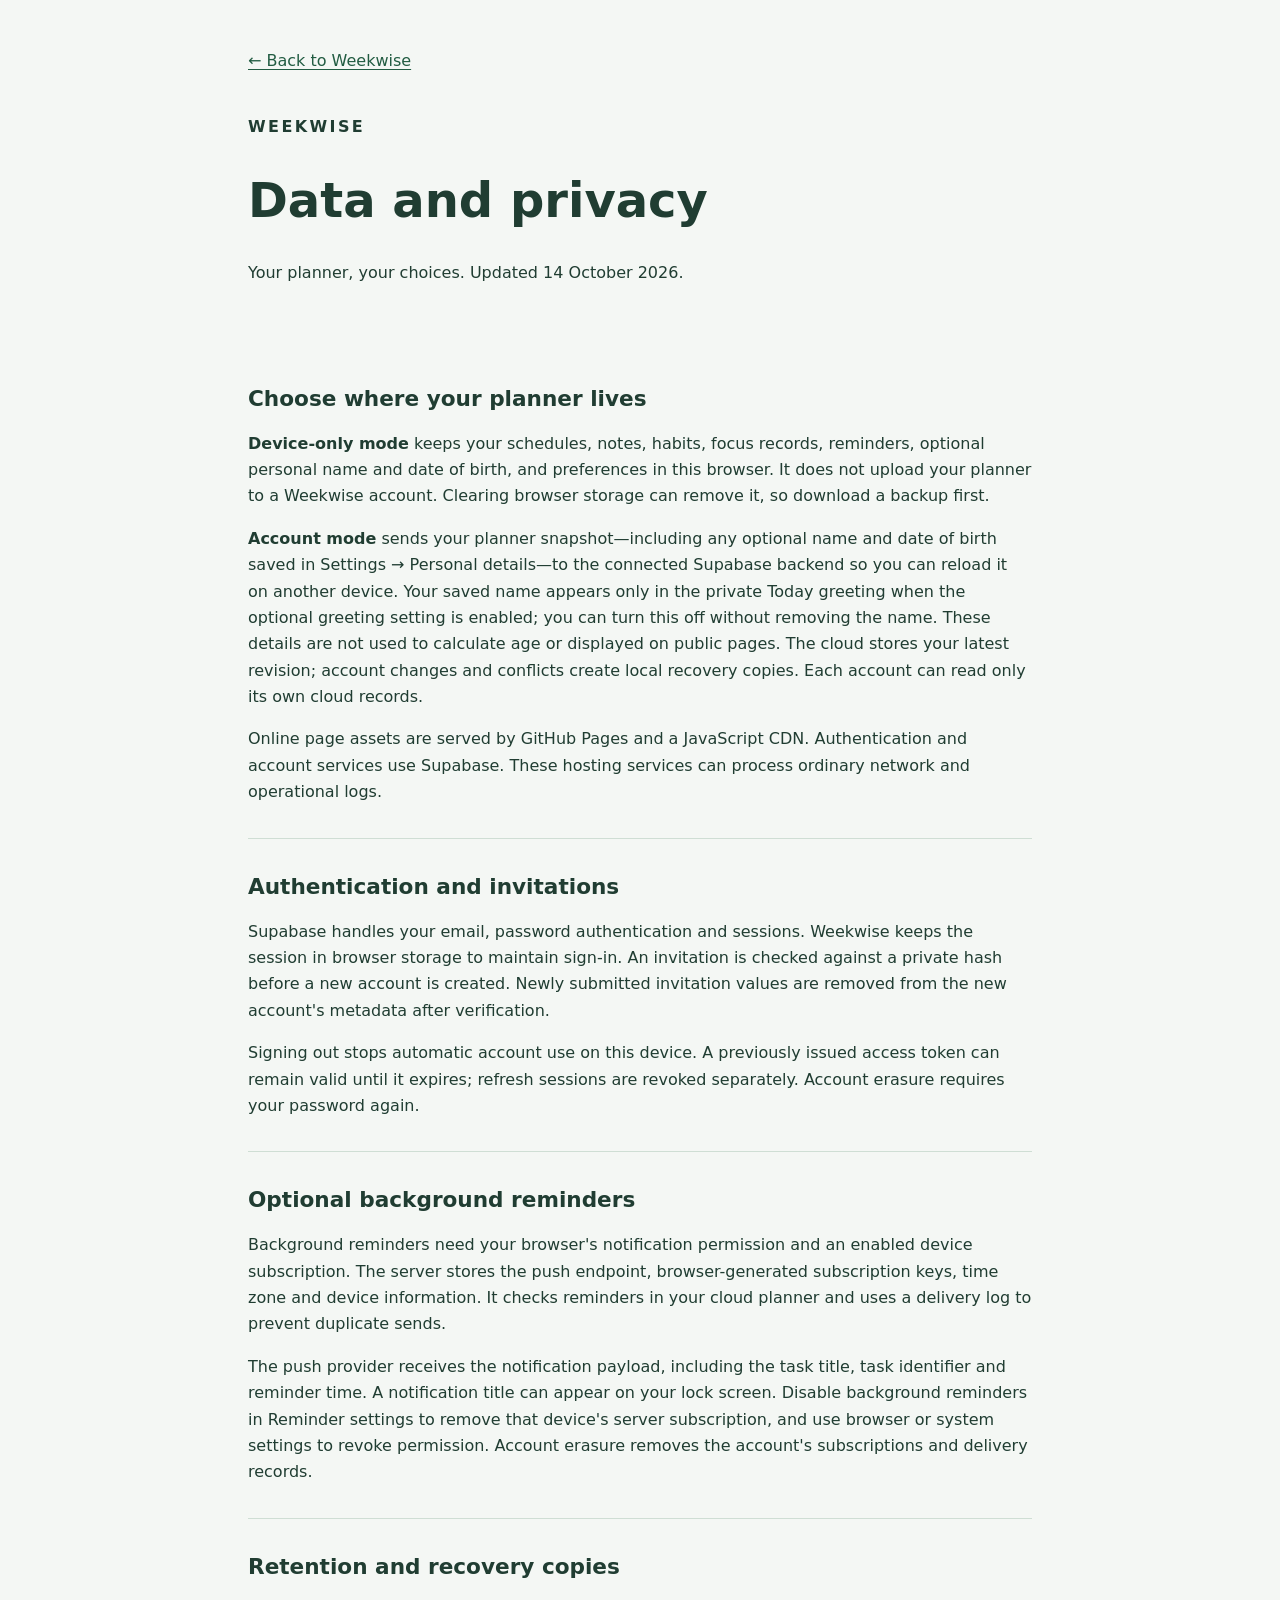
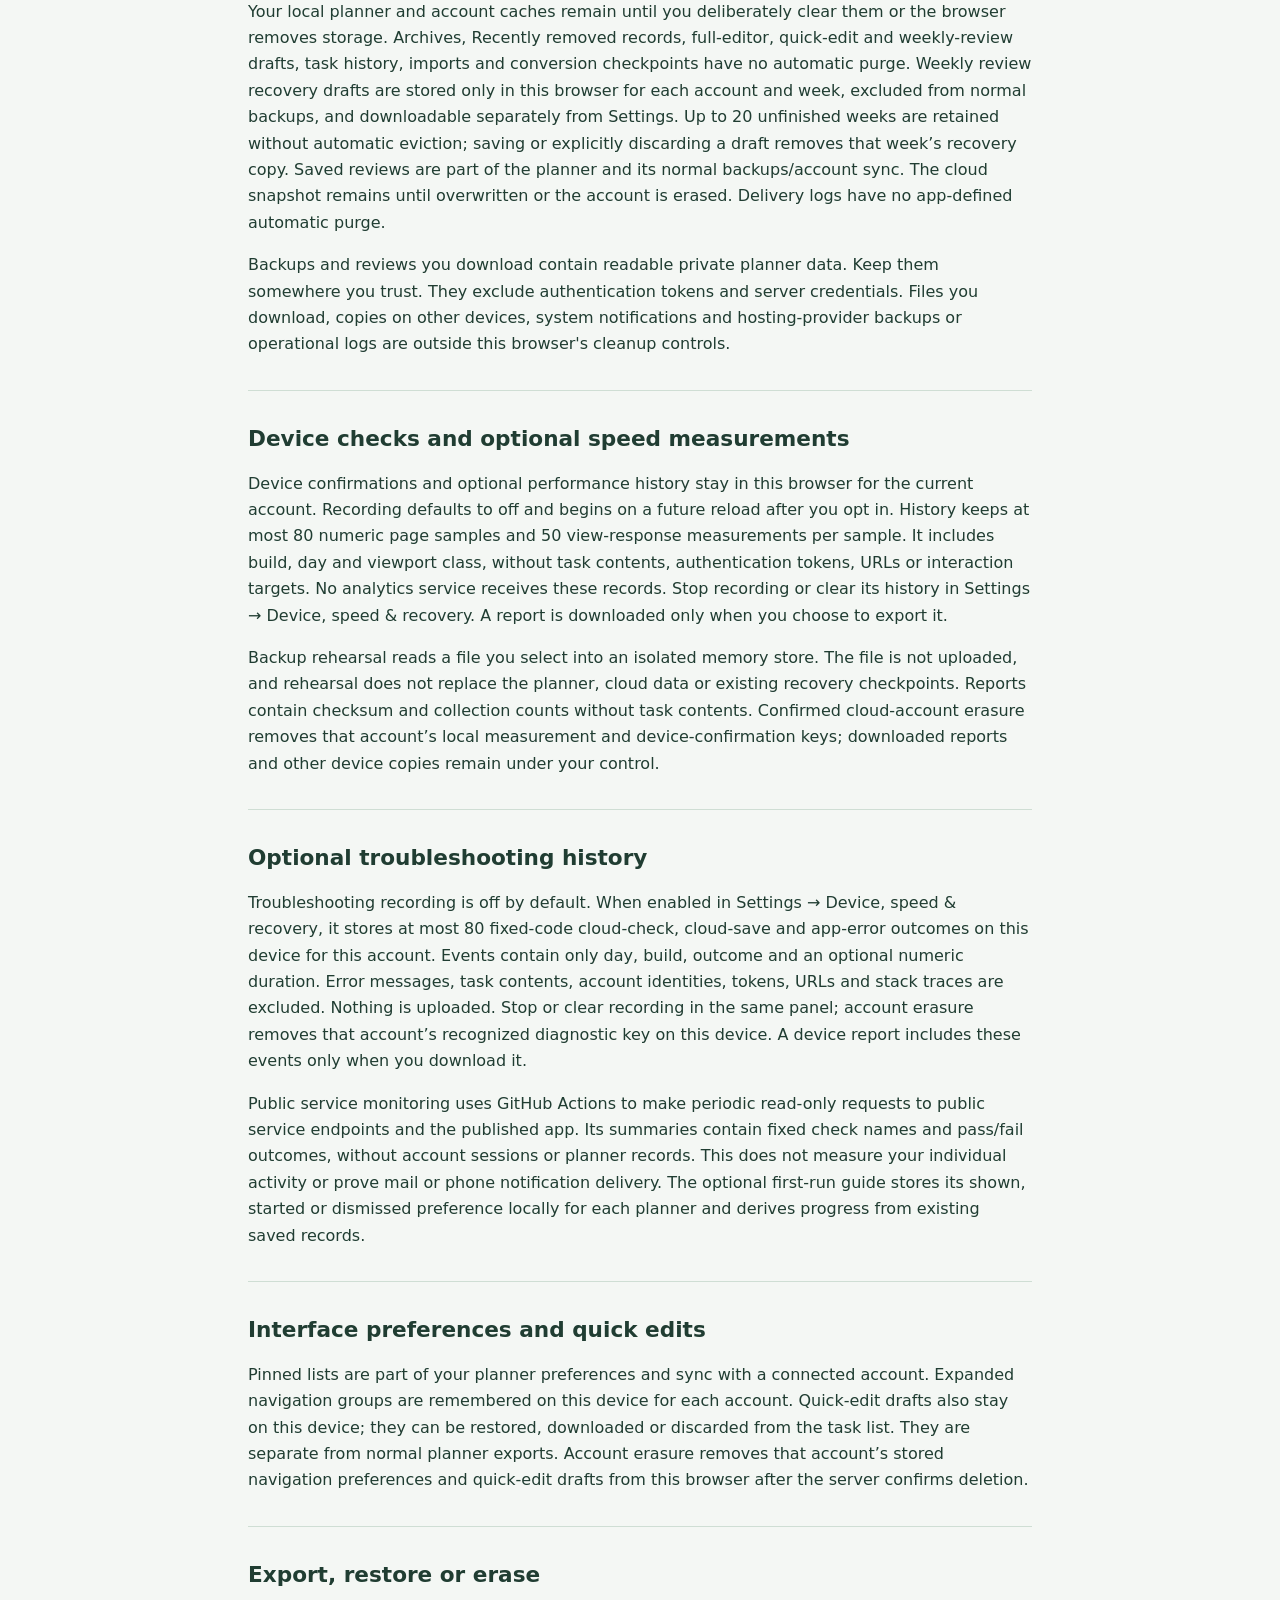
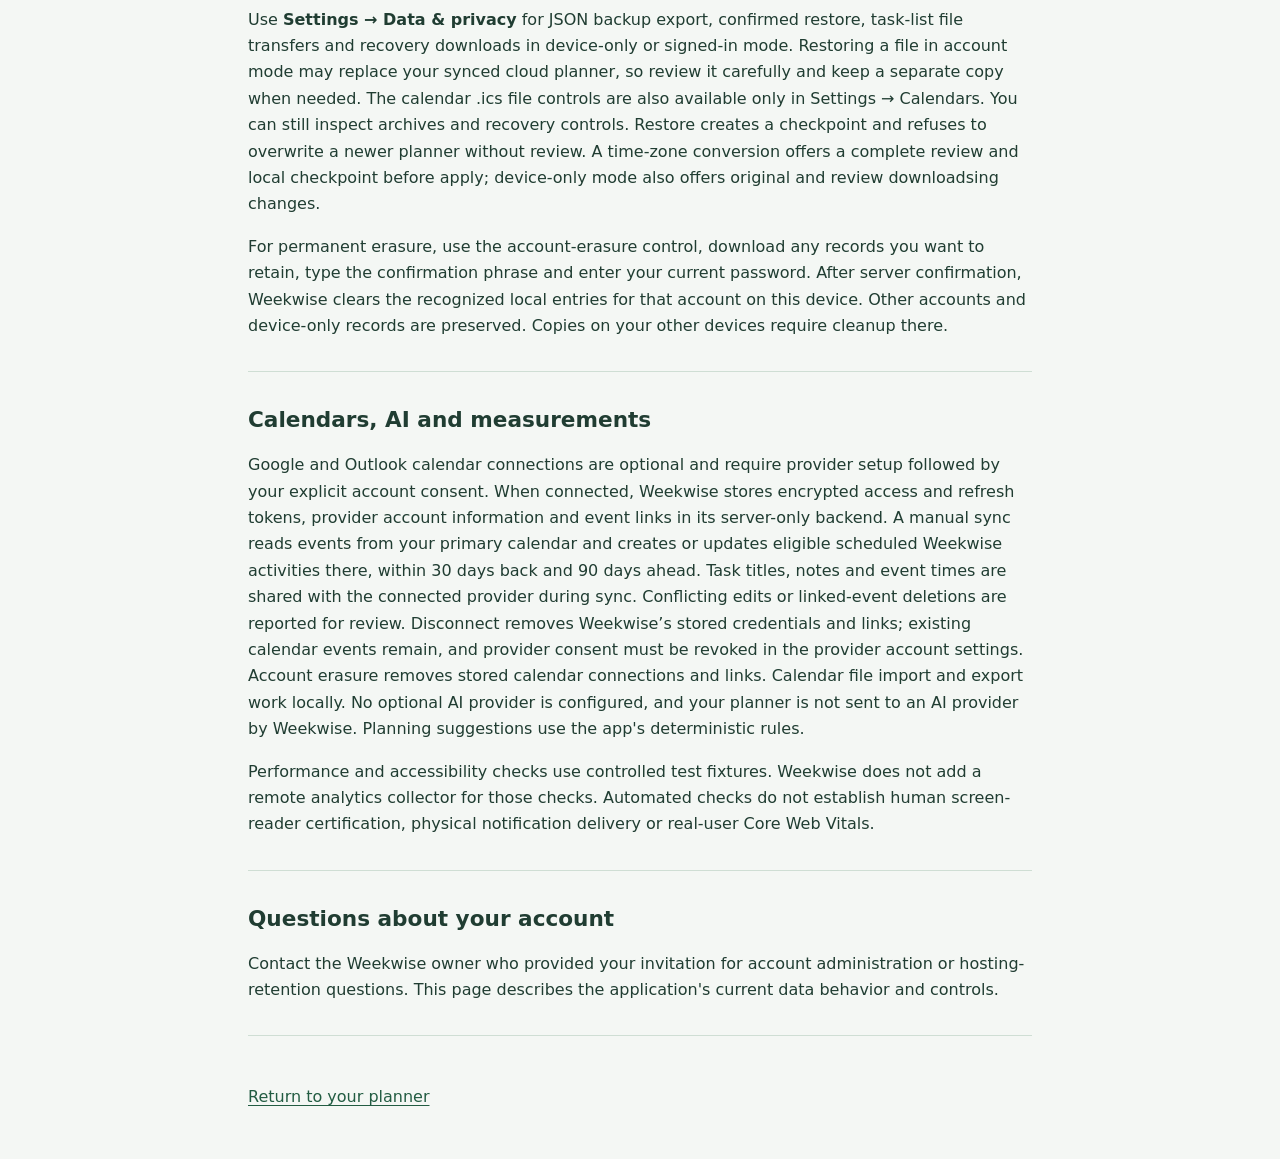
<file: privacy.html>
<!doctype html>
<html lang="en"><head><meta charset="utf-8"><meta name="viewport" content="width=device-width,initial-scale=1"><meta name="color-scheme" content="light dark"><title>Data and privacy · Weekwise</title><link rel="icon" href="./icons/icon.svg"><link rel="stylesheet" href="./css/weekwise-privacy.css"></head>
<body><a class="skip-link" href="#privacyMain">Skip to privacy information</a><header><a href="./">← Back to Weekwise</a><p>WEEKWISE</p><h1>Data and privacy</h1><p>Your planner, your choices. Updated 14 October 2026.</p></header>
<main id="privacyMain" tabindex="-1">
<section><h2>Choose where your planner lives</h2><p><strong>Device-only mode</strong> keeps your schedules, notes, habits, focus records, reminders, optional personal name and date of birth, and preferences in this browser. It does not upload your planner to a Weekwise account. Clearing browser storage can remove it, so download a backup first.</p><p><strong>Account mode</strong> sends your planner snapshot—including any optional name and date of birth saved in Settings → Personal details—to the connected Supabase backend so you can reload it on another device. Your saved name appears only in the private Today greeting when the optional greeting setting is enabled; you can turn this off without removing the name. These details are not used to calculate age or displayed on public pages. The cloud stores your latest revision; account changes and conflicts create local recovery copies. Each account can read only its own cloud records.</p><p>Online page assets are served by GitHub Pages and a JavaScript CDN. Authentication and account services use Supabase. These hosting services can process ordinary network and operational logs.</p></section>
<section><h2>Authentication and invitations</h2><p>Supabase handles your email, password authentication and sessions. Weekwise keeps the session in browser storage to maintain sign-in. An invitation is checked against a private hash before a new account is created. Newly submitted invitation values are removed from the new account's metadata after verification.</p><p>Signing out stops automatic account use on this device. A previously issued access token can remain valid until it expires; refresh sessions are revoked separately. Account erasure requires your password again.</p></section>
<section><h2>Optional background reminders</h2><p>Background reminders need your browser's notification permission and an enabled device subscription. The server stores the push endpoint, browser-generated subscription keys, time zone and device information. It checks reminders in your cloud planner and uses a delivery log to prevent duplicate sends.</p><p>The push provider receives the notification payload, including the task title, task identifier and reminder time. A notification title can appear on your lock screen. Disable background reminders in Reminder settings to remove that device's server subscription, and use browser or system settings to revoke permission. Account erasure removes the account's subscriptions and delivery records.</p></section>
<section><h2>Retention and recovery copies</h2><p>Your local planner and account caches remain until you deliberately clear them or the browser removes storage. Archives, Recently removed records, full-editor, quick-edit and weekly-review drafts, task history, imports and conversion checkpoints have no automatic purge. Weekly review recovery drafts are stored only in this browser for each account and week, excluded from normal backups, and downloadable separately from Settings. Up to 20 unfinished weeks are retained without automatic eviction; saving or explicitly discarding a draft removes that week’s recovery copy. Saved reviews are part of the planner and its normal backups/account sync. The cloud snapshot remains until overwritten or the account is erased. Delivery logs have no app-defined automatic purge.</p><p>Backups and reviews you download contain readable private planner data. Keep them somewhere you trust. They exclude authentication tokens and server credentials. Files you download, copies on other devices, system notifications and hosting-provider backups or operational logs are outside this browser's cleanup controls.</p></section>
<section><h2>Device checks and optional speed measurements</h2><p>Device confirmations and optional performance history stay in this browser for the current account. Recording defaults to off and begins on a future reload after you opt in. History keeps at most 80 numeric page samples and 50 view-response measurements per sample. It includes build, day and viewport class, without task contents, authentication tokens, URLs or interaction targets. No analytics service receives these records. Stop recording or clear its history in Settings → Device, speed &amp; recovery. A report is downloaded only when you choose to export it.</p><p>Backup rehearsal reads a file you select into an isolated memory store. The file is not uploaded, and rehearsal does not replace the planner, cloud data or existing recovery checkpoints. Reports contain checksum and collection counts without task contents. Confirmed cloud-account erasure removes that account’s local measurement and device-confirmation keys; downloaded reports and other device copies remain under your control.</p></section><section><h2>Optional troubleshooting history</h2><p>Troubleshooting recording is off by default. When enabled in Settings → Device, speed &amp; recovery, it stores at most 80 fixed-code cloud-check, cloud-save and app-error outcomes on this device for this account. Events contain only day, build, outcome and an optional numeric duration. Error messages, task contents, account identities, tokens, URLs and stack traces are excluded. Nothing is uploaded. Stop or clear recording in the same panel; account erasure removes that account’s recognized diagnostic key on this device. A device report includes these events only when you download it.</p><p>Public service monitoring uses GitHub Actions to make periodic read-only requests to public service endpoints and the published app. Its summaries contain fixed check names and pass/fail outcomes, without account sessions or planner records. This does not measure your individual activity or prove mail or phone notification delivery. The optional first-run guide stores its shown, started or dismissed preference locally for each planner and derives progress from existing saved records.</p></section><section><h2>Interface preferences and quick edits</h2><p>Pinned lists are part of your planner preferences and sync with a connected account. Expanded navigation groups are remembered on this device for each account. Quick-edit drafts also stay on this device; they can be restored, downloaded or discarded from the task list. They are separate from normal planner exports. Account erasure removes that account’s stored navigation preferences and quick-edit drafts from this browser after the server confirms deletion.</p></section>
<section><h2>Export, restore or erase</h2><p>Use <strong>Settings → Data &amp; privacy</strong> for JSON backup export, confirmed restore, task-list file transfers and recovery downloads in device-only or signed-in mode. Restoring a file in account mode may replace your synced cloud planner, so review it carefully and keep a separate copy when needed. The calendar .ics file controls are also available only in Settings → Calendars. You can still inspect archives and recovery controls. Restore creates a checkpoint and refuses to overwrite a newer planner without review. A time-zone conversion offers a complete review and local checkpoint before apply; device-only mode also offers original and review downloadsing changes.</p><p>For permanent erasure, use the account-erasure control, download any records you want to retain, type the confirmation phrase and enter your current password. After server confirmation, Weekwise clears the recognized local entries for that account on this device. Other accounts and device-only records are preserved. Copies on your other devices require cleanup there.</p></section>
<section><h2>Calendars, AI and measurements</h2><p>Google and Outlook calendar connections are optional and require provider setup followed by your explicit account consent. When connected, Weekwise stores encrypted access and refresh tokens, provider account information and event links in its server-only backend. A manual sync reads events from your primary calendar and creates or updates eligible scheduled Weekwise activities there, within 30 days back and 90 days ahead. Task titles, notes and event times are shared with the connected provider during sync. Conflicting edits or linked-event deletions are reported for review. Disconnect removes Weekwise’s stored credentials and links; existing calendar events remain, and provider consent must be revoked in the provider account settings. Account erasure removes stored calendar connections and links. Calendar file import and export work locally. No optional AI provider is configured, and your planner is not sent to an AI provider by Weekwise. Planning suggestions use the app's deterministic rules.</p><p>Performance and accessibility checks use controlled test fixtures. Weekwise does not add a remote analytics collector for those checks. Automated checks do not establish human screen-reader certification, physical notification delivery or real-user Core Web Vitals.</p></section>
<section><h2>Questions about your account</h2><p>Contact the Weekwise owner who provided your invitation for account administration or hosting-retention questions. This page describes the application's current data behavior and controls.</p></section>
</main><footer><a href="./">Return to your planner</a></footer></body></html>
</file>
<file: css/weekwise-privacy.css>
:root{color-scheme:light dark;font-family:system-ui,sans-serif;line-height:1.65;color:#203d32;background:#f4f7f4}*{box-sizing:border-box}body{margin:0}header,main,footer{max-width:52rem;margin:auto;padding:1.5rem}header{padding-top:3rem}header p:first-of-type{letter-spacing:.15em;font-weight:700;margin-top:2.5rem}h1{font-size:clamp(2rem,7vw,3rem);line-height:1.15}h2{font-size:1.35rem;line-height:1.3}section{padding:1rem 0;border-bottom:1px solid #cfded4}a{color:#225c42;text-underline-offset:.2em}a:focus-visible{outline:3px solid #438f61;outline-offset:4px}.skip-link{position:absolute;top:0;left:1rem;padding:.75rem;background:#fff;transform:translateY(-120%)}.skip-link:focus{transform:none}p{overflow-wrap:anywhere}footer{padding-bottom:3rem}@media(prefers-color-scheme:dark){:root{color:#e2efe5;background:#13271f}a{color:#9ad7ae}section{border-color:#395246}.skip-link{background:#203d32}}@media(prefers-reduced-motion:reduce){*{scroll-behavior:auto}}
</file>
